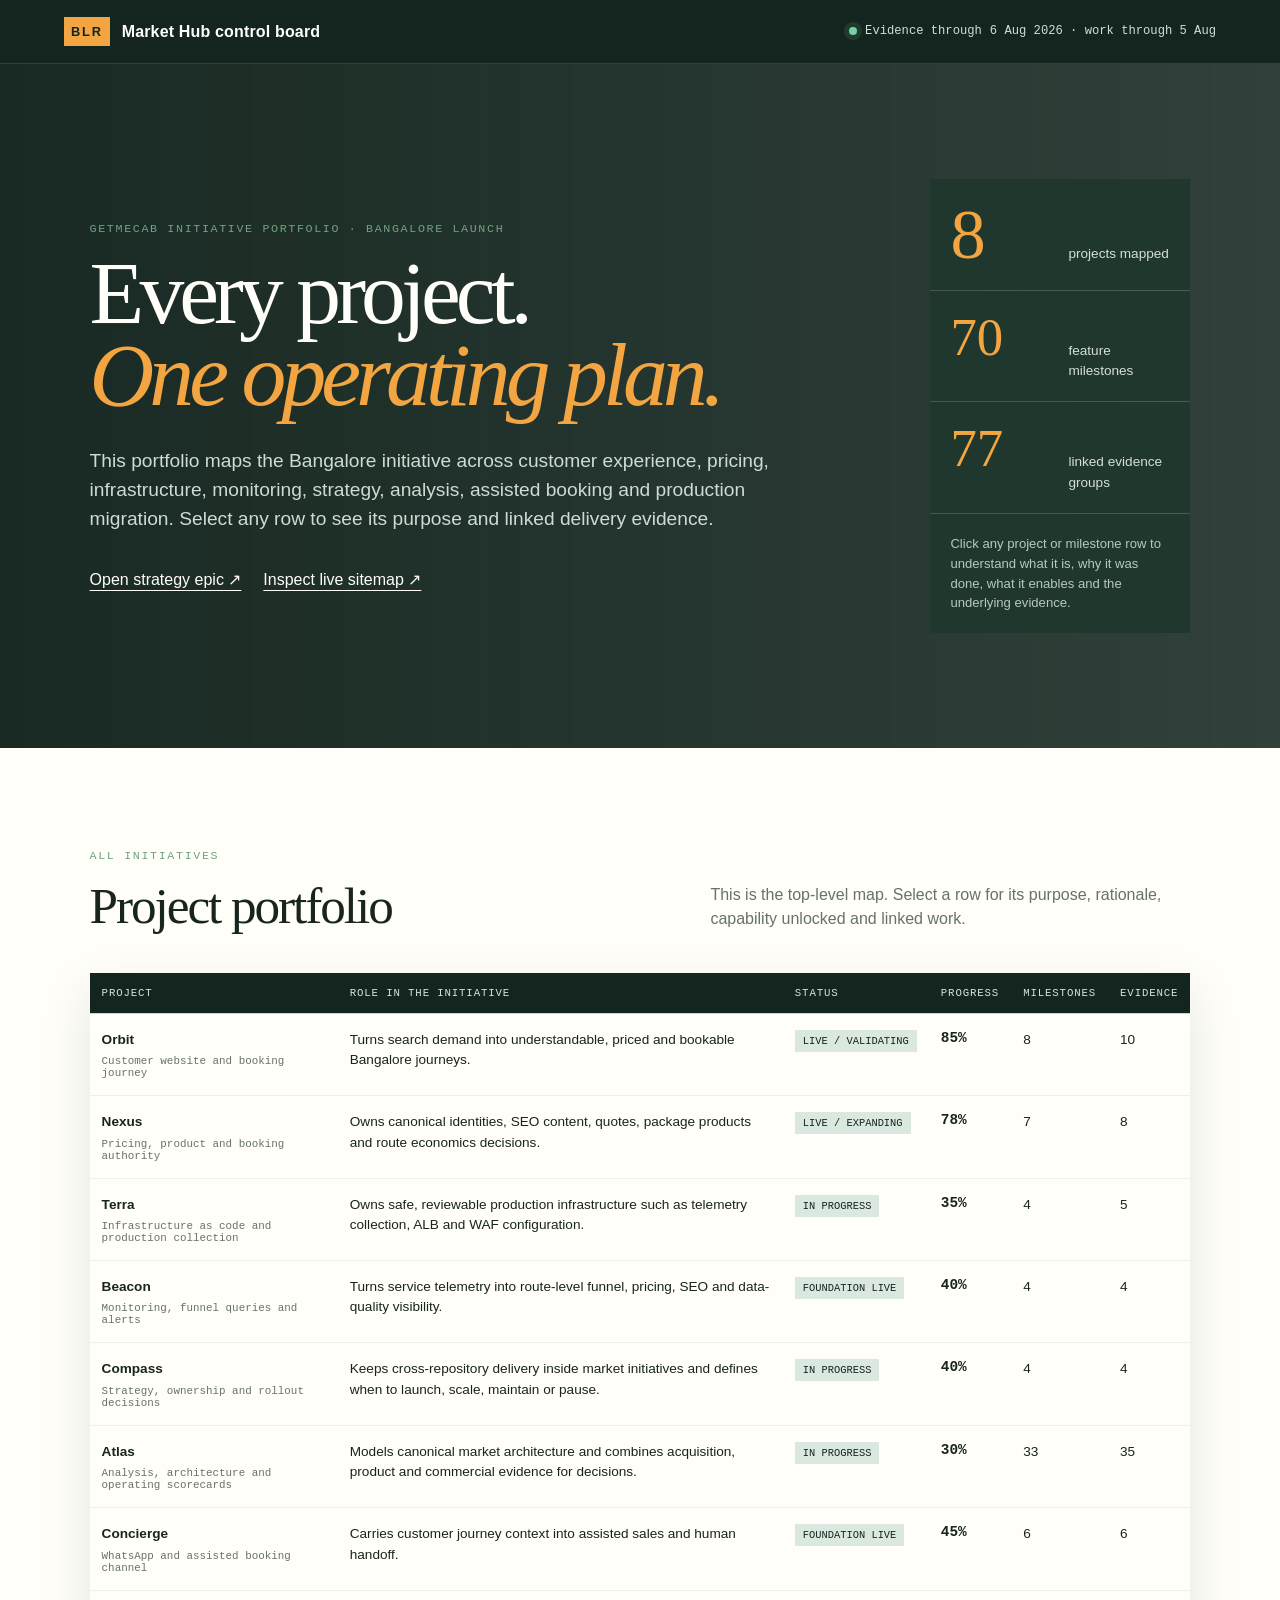
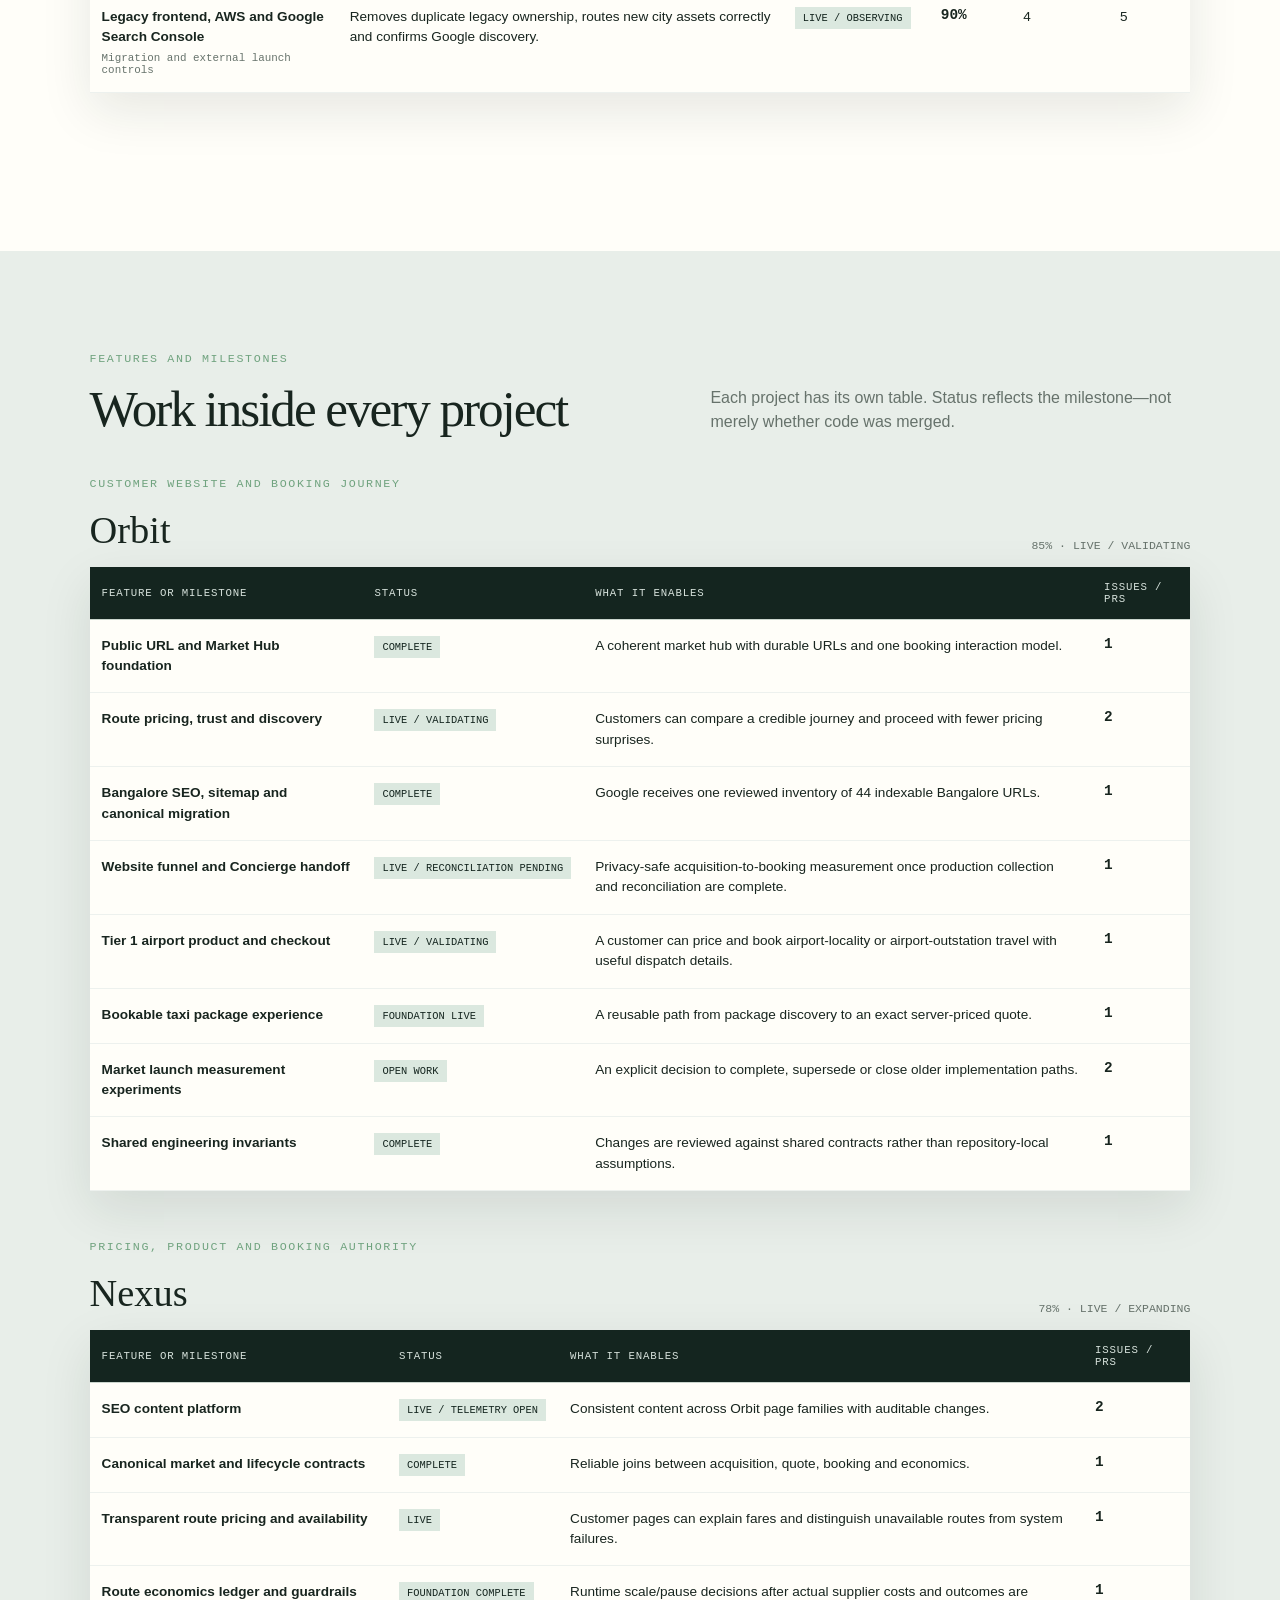
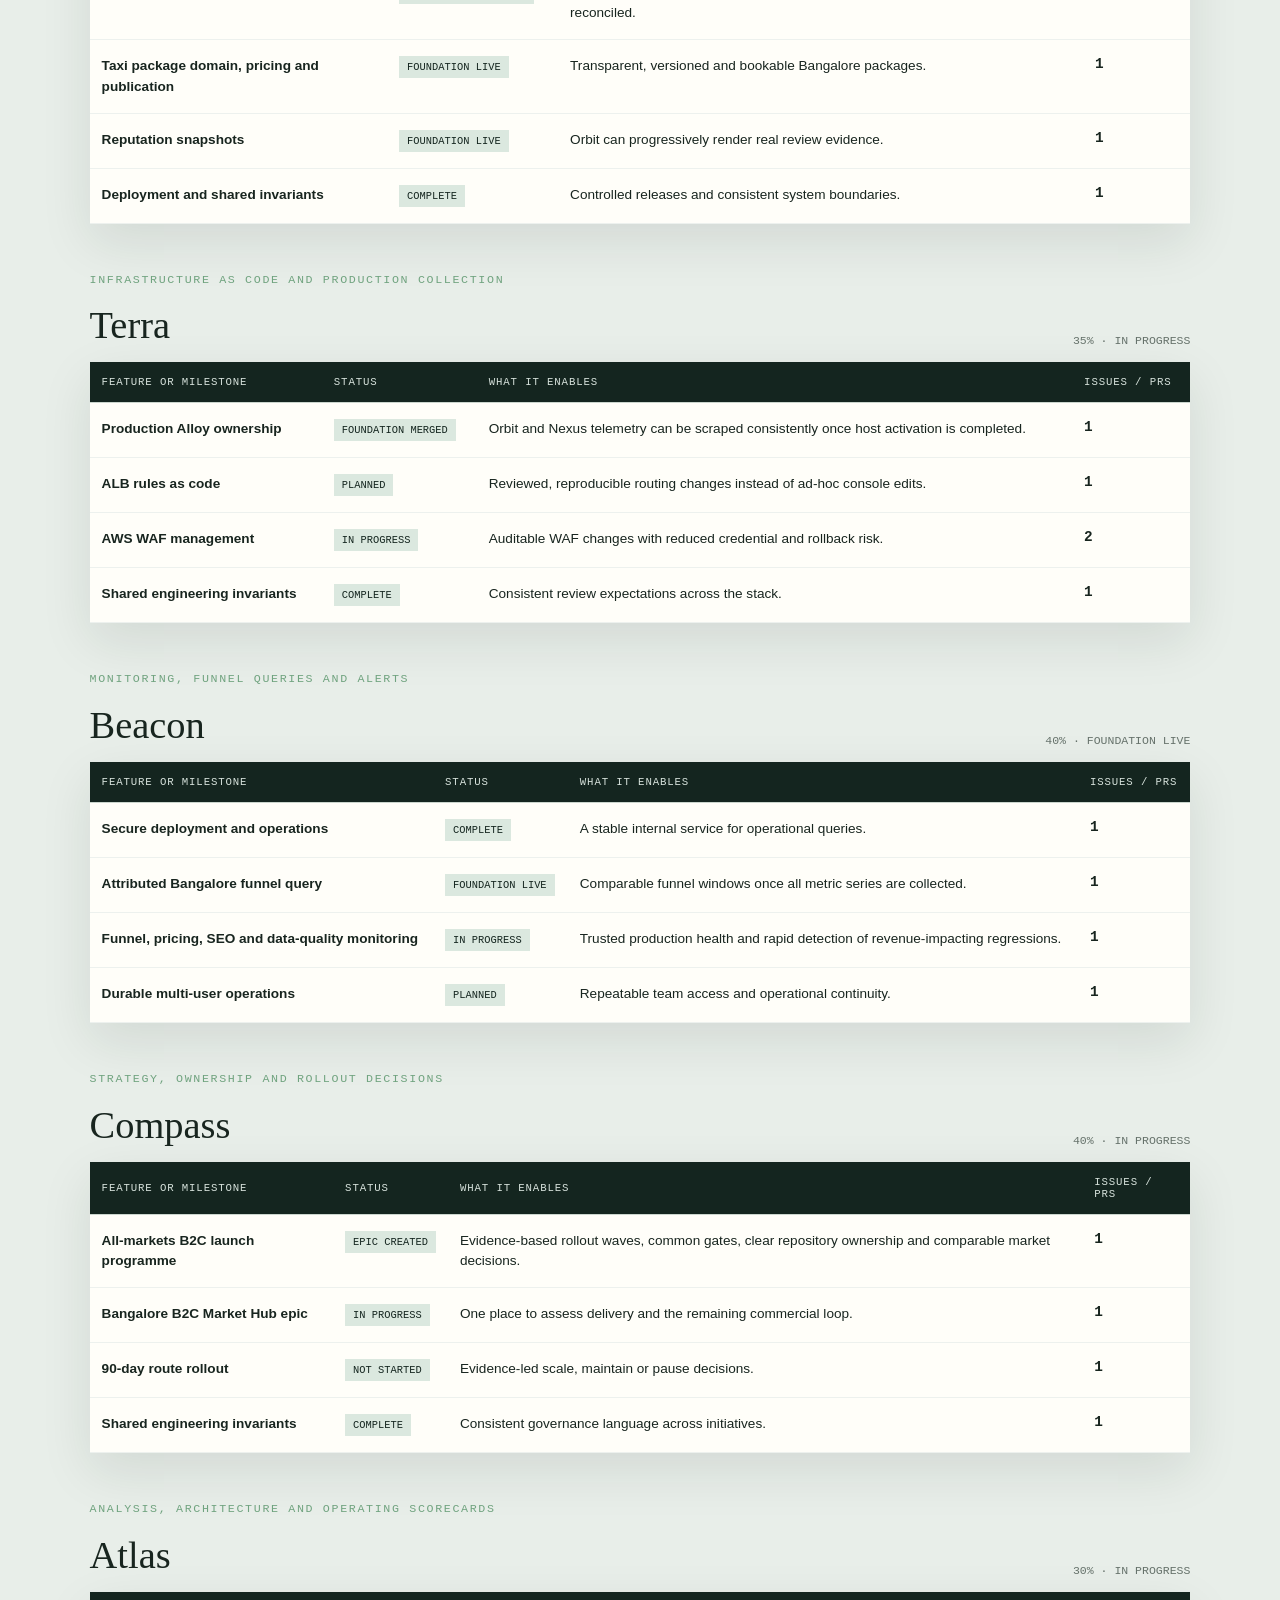
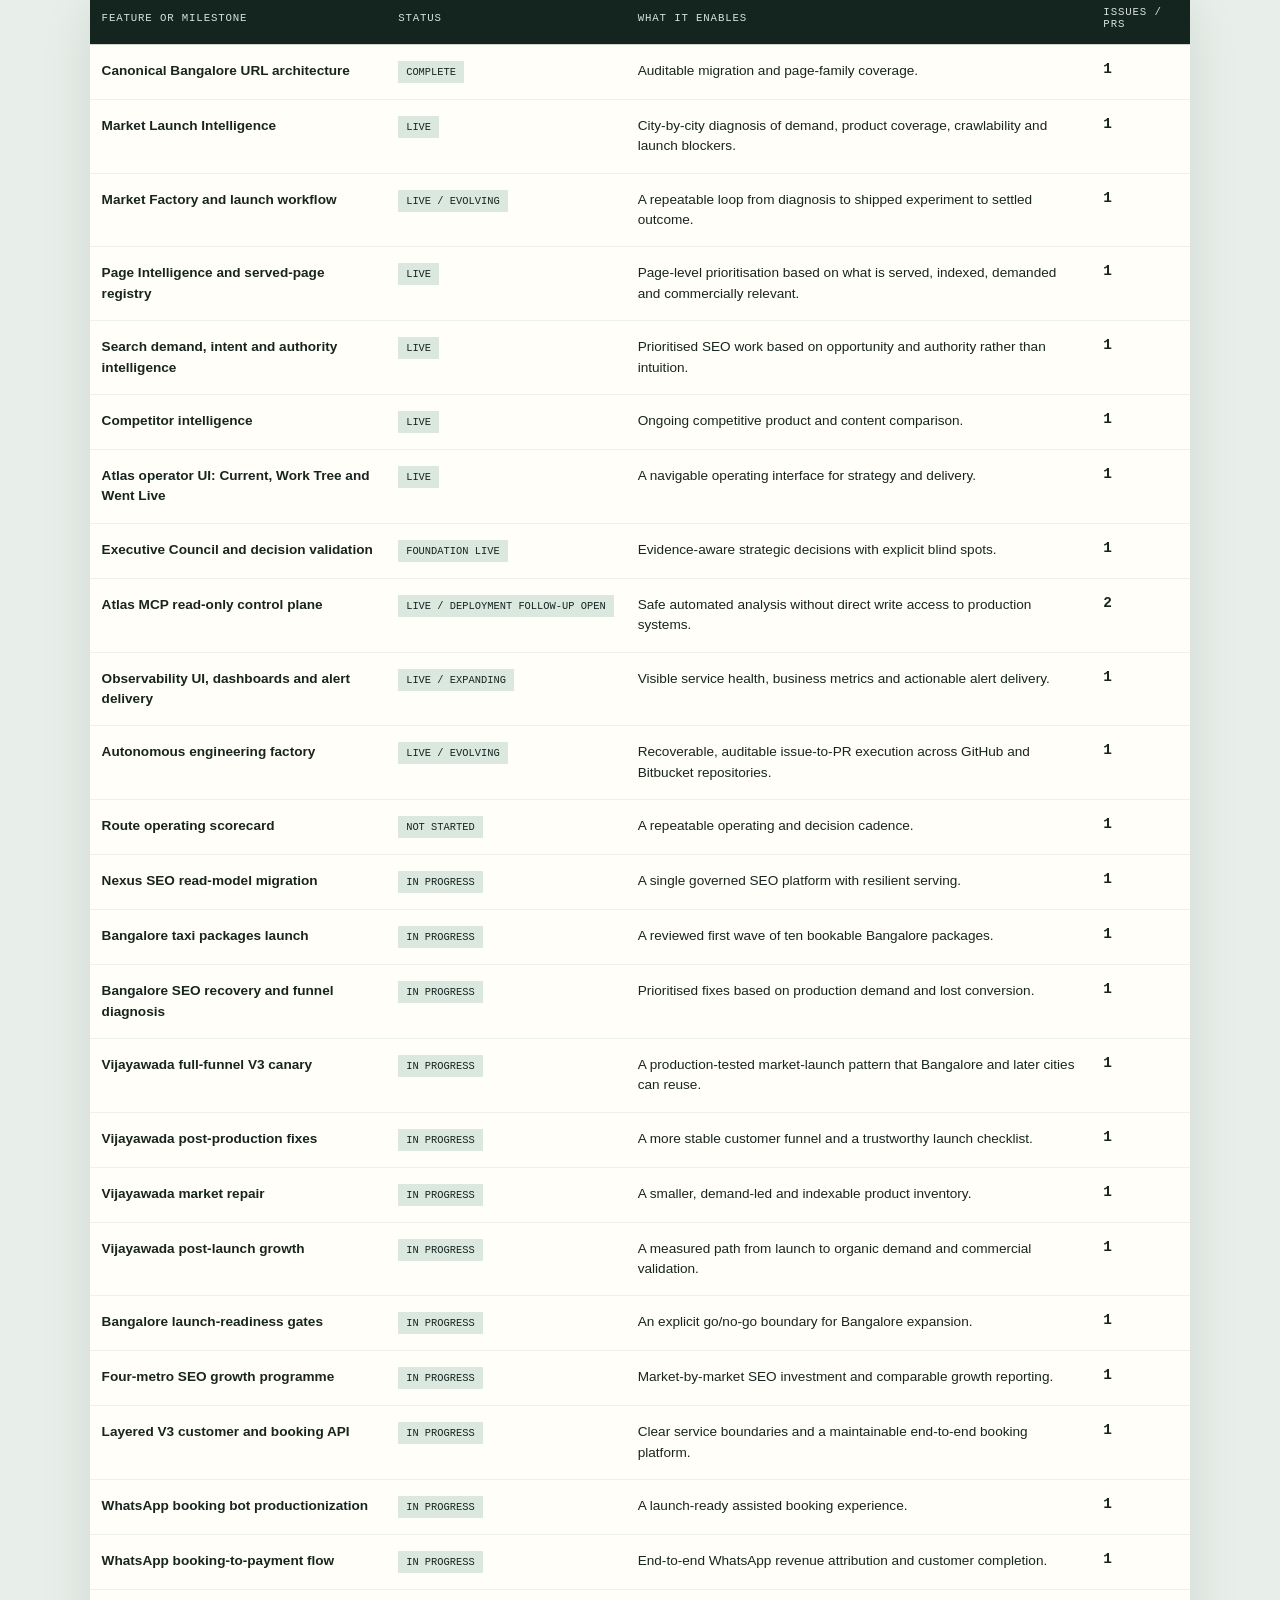
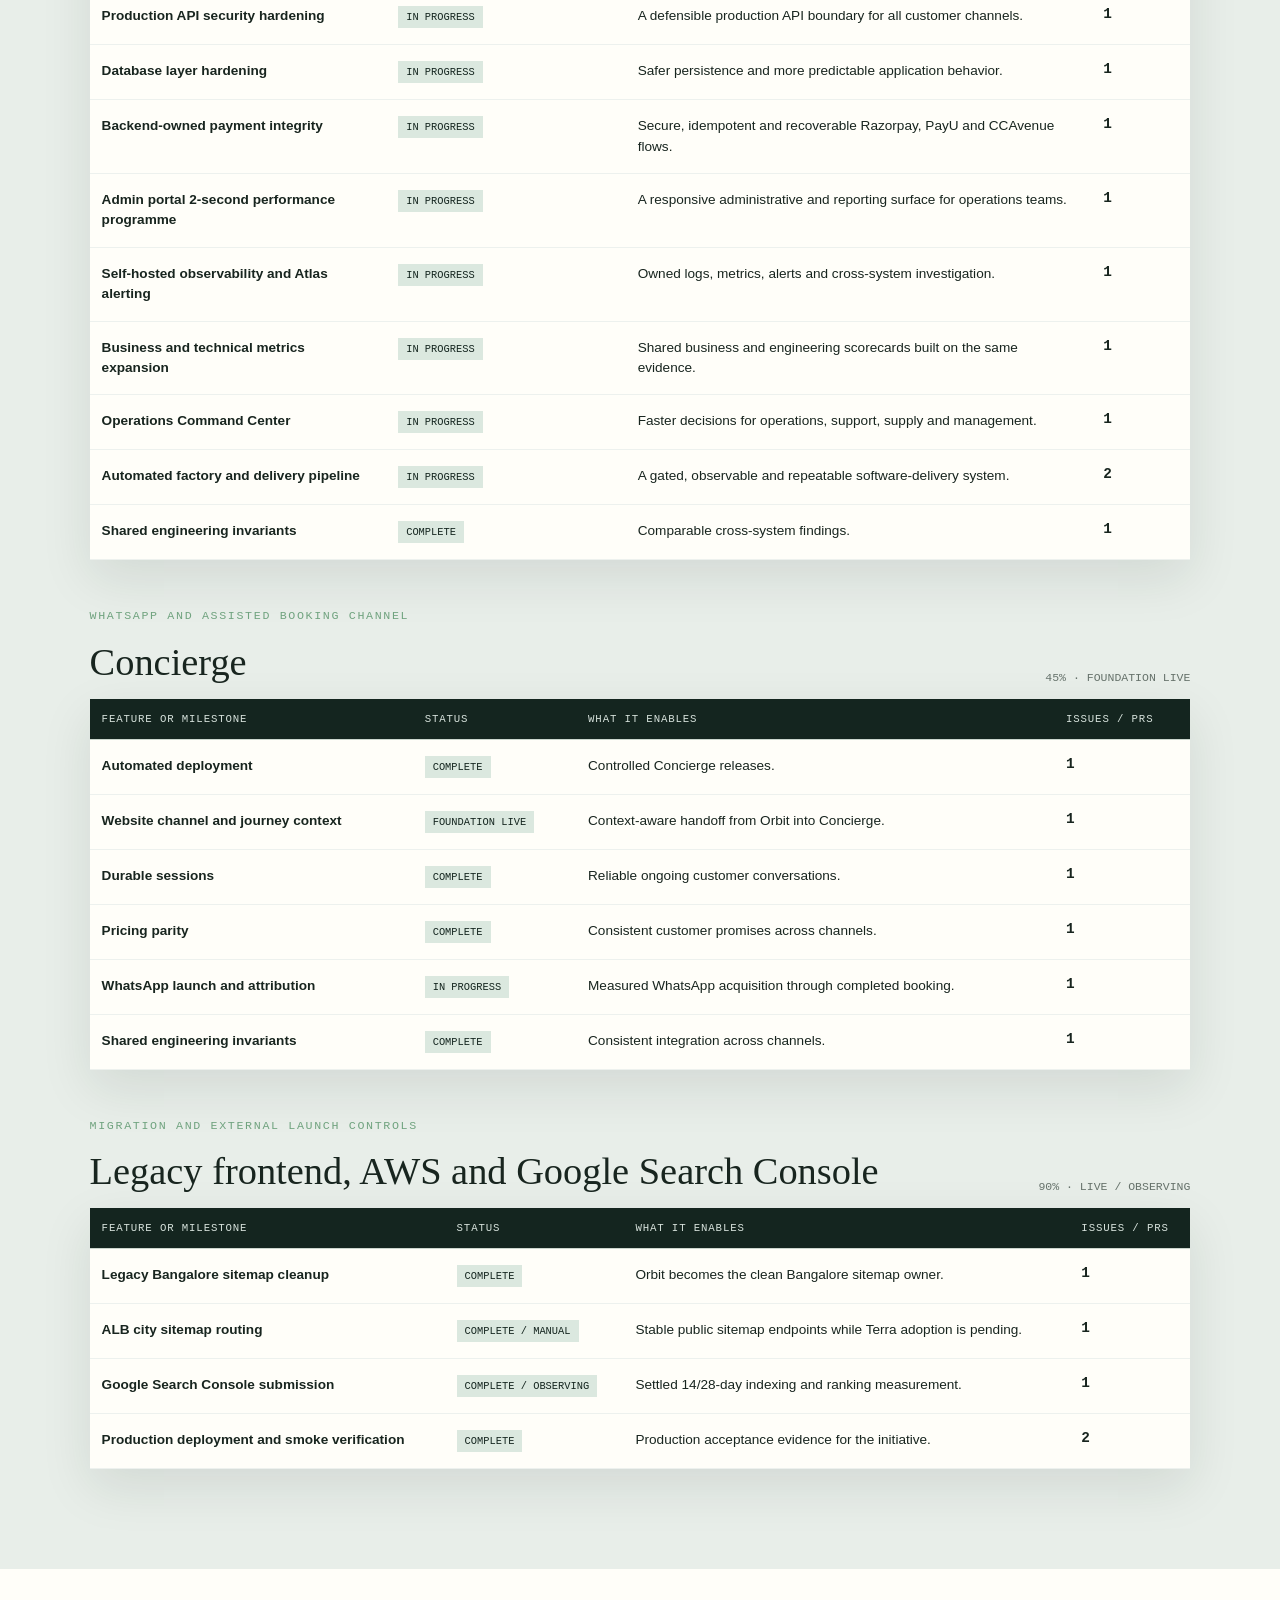
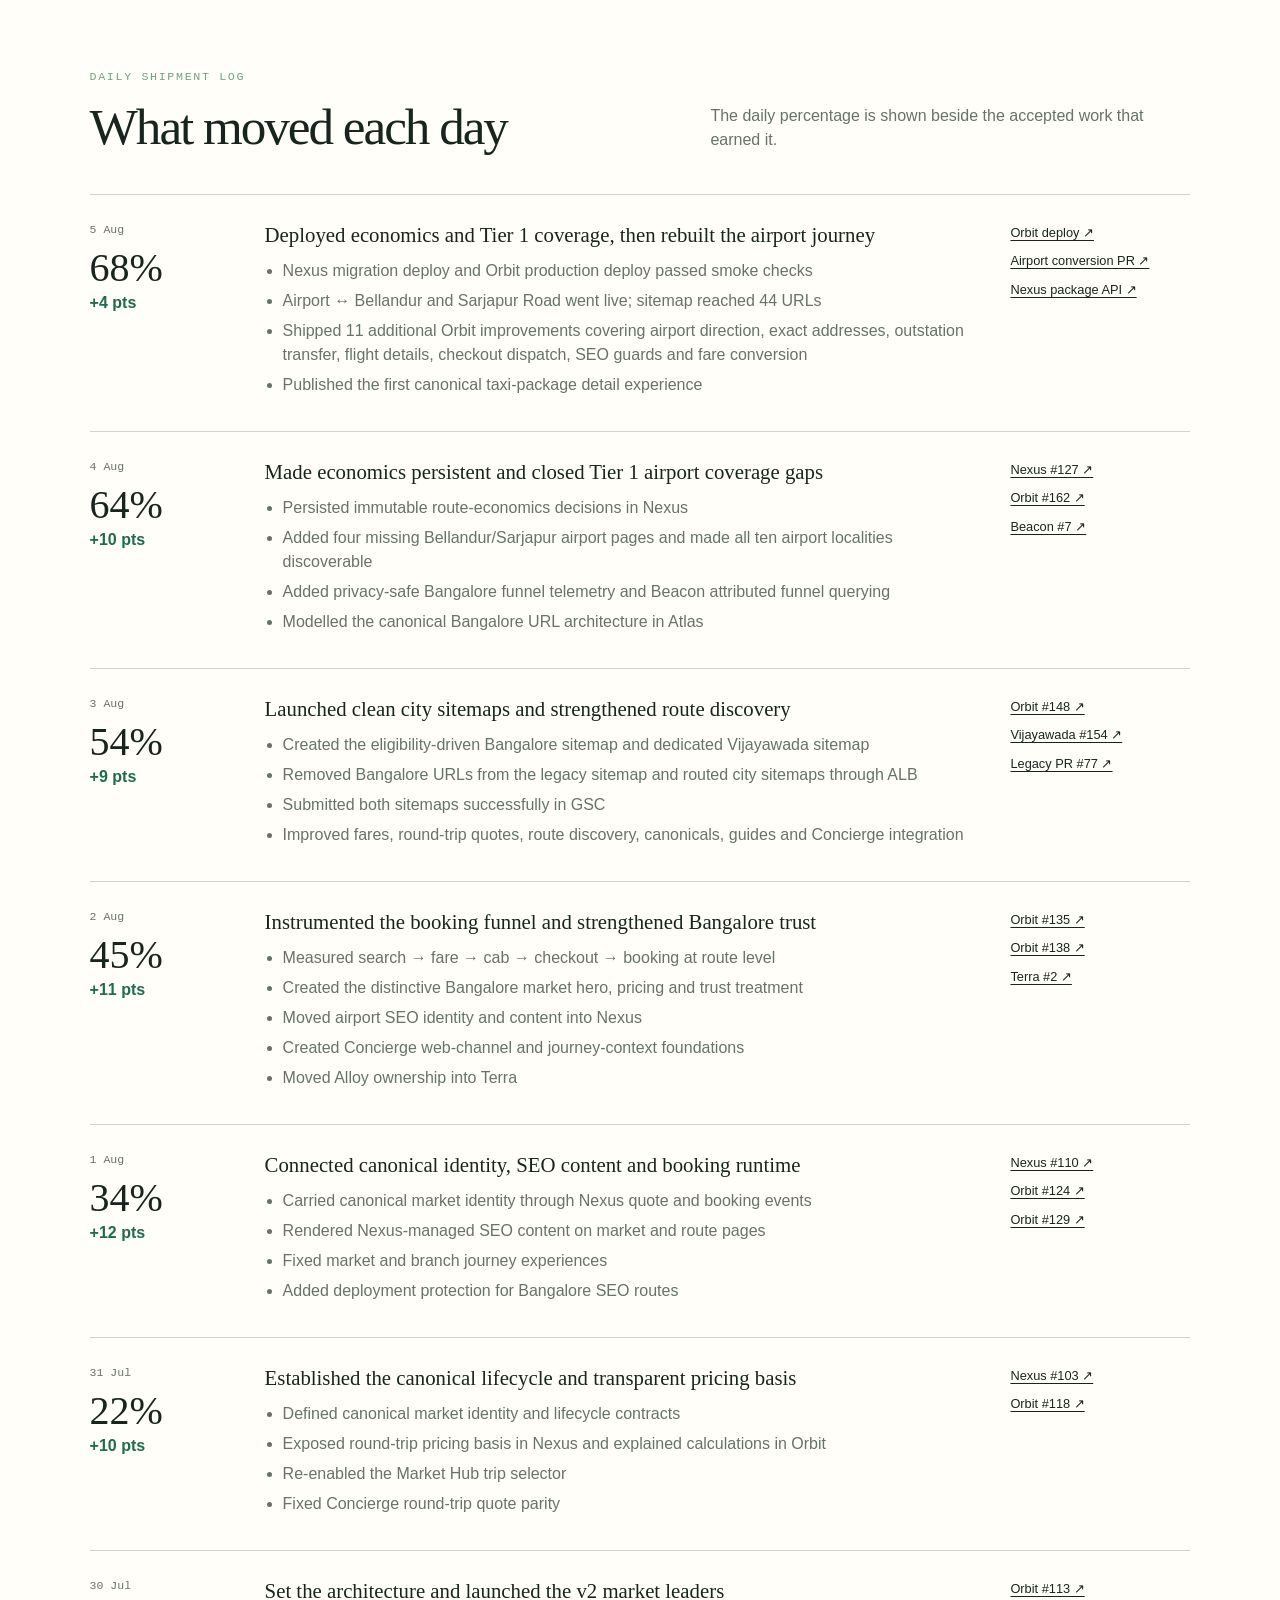
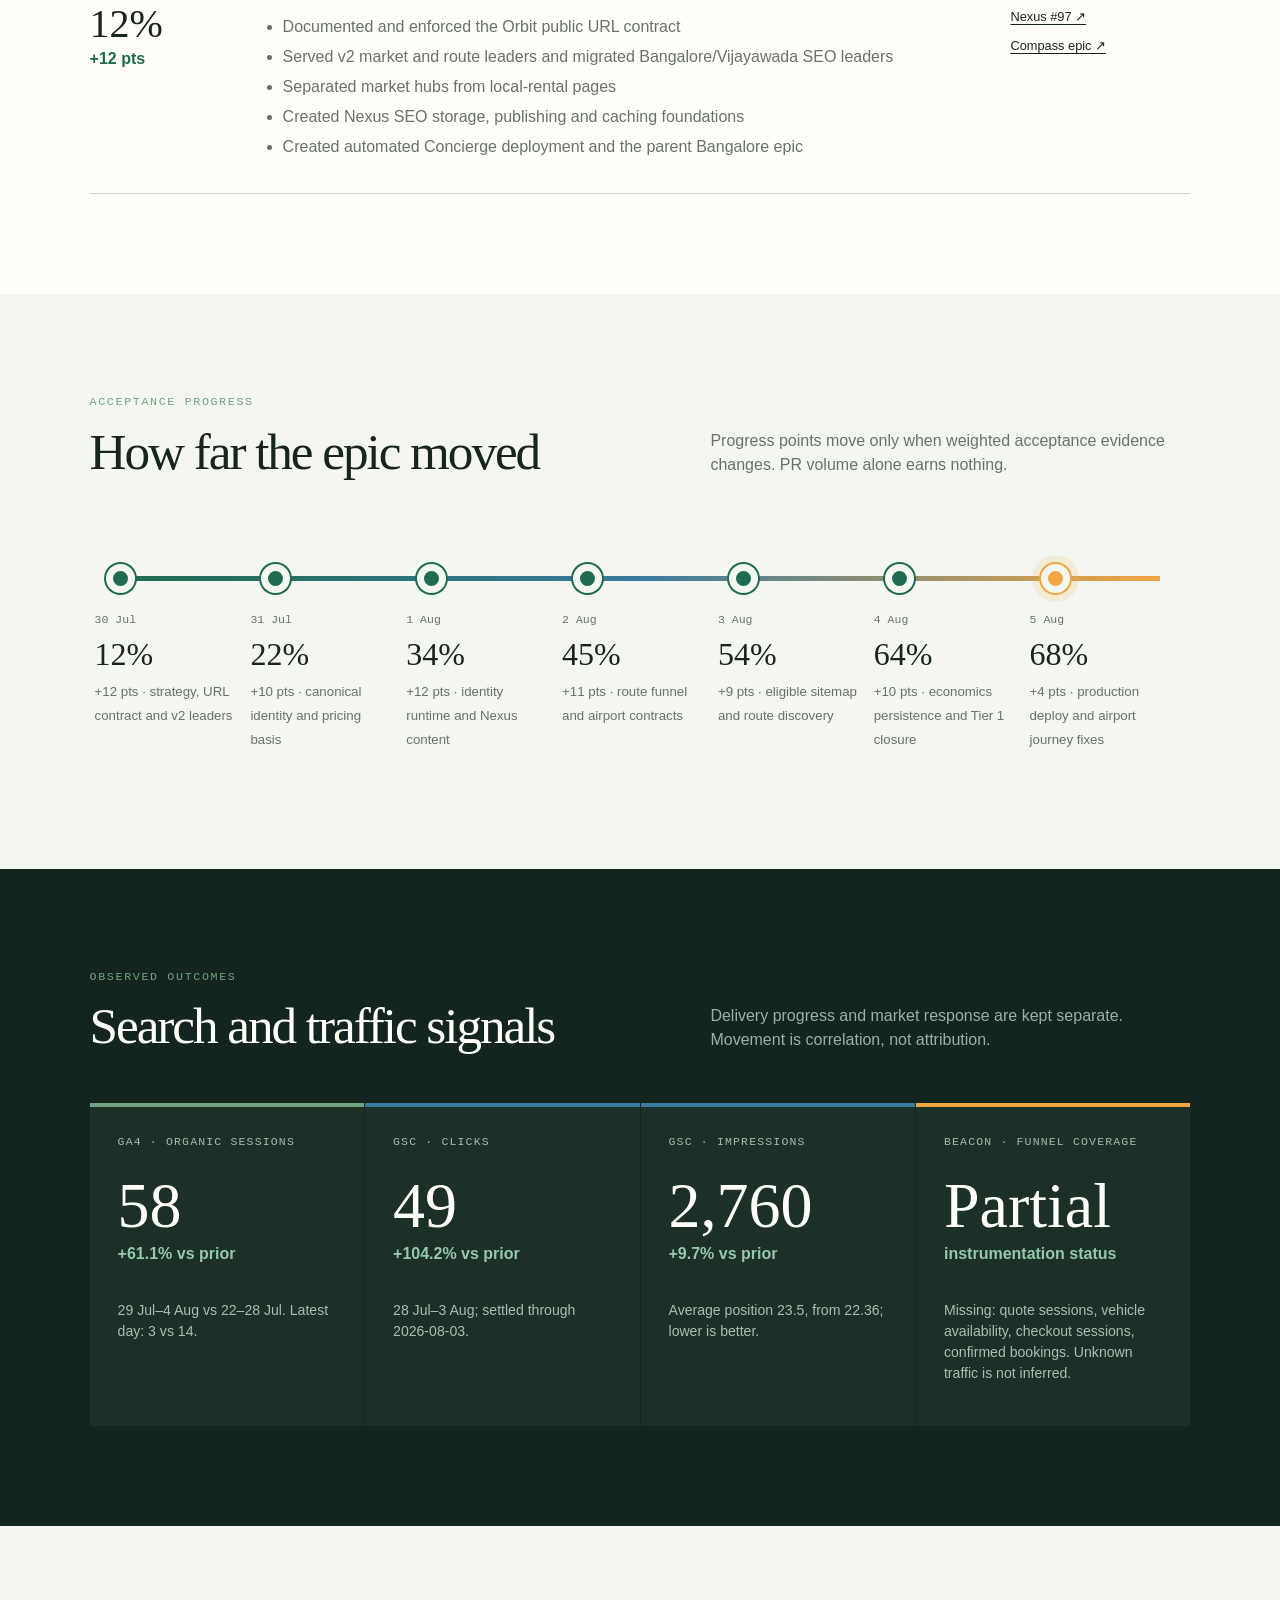
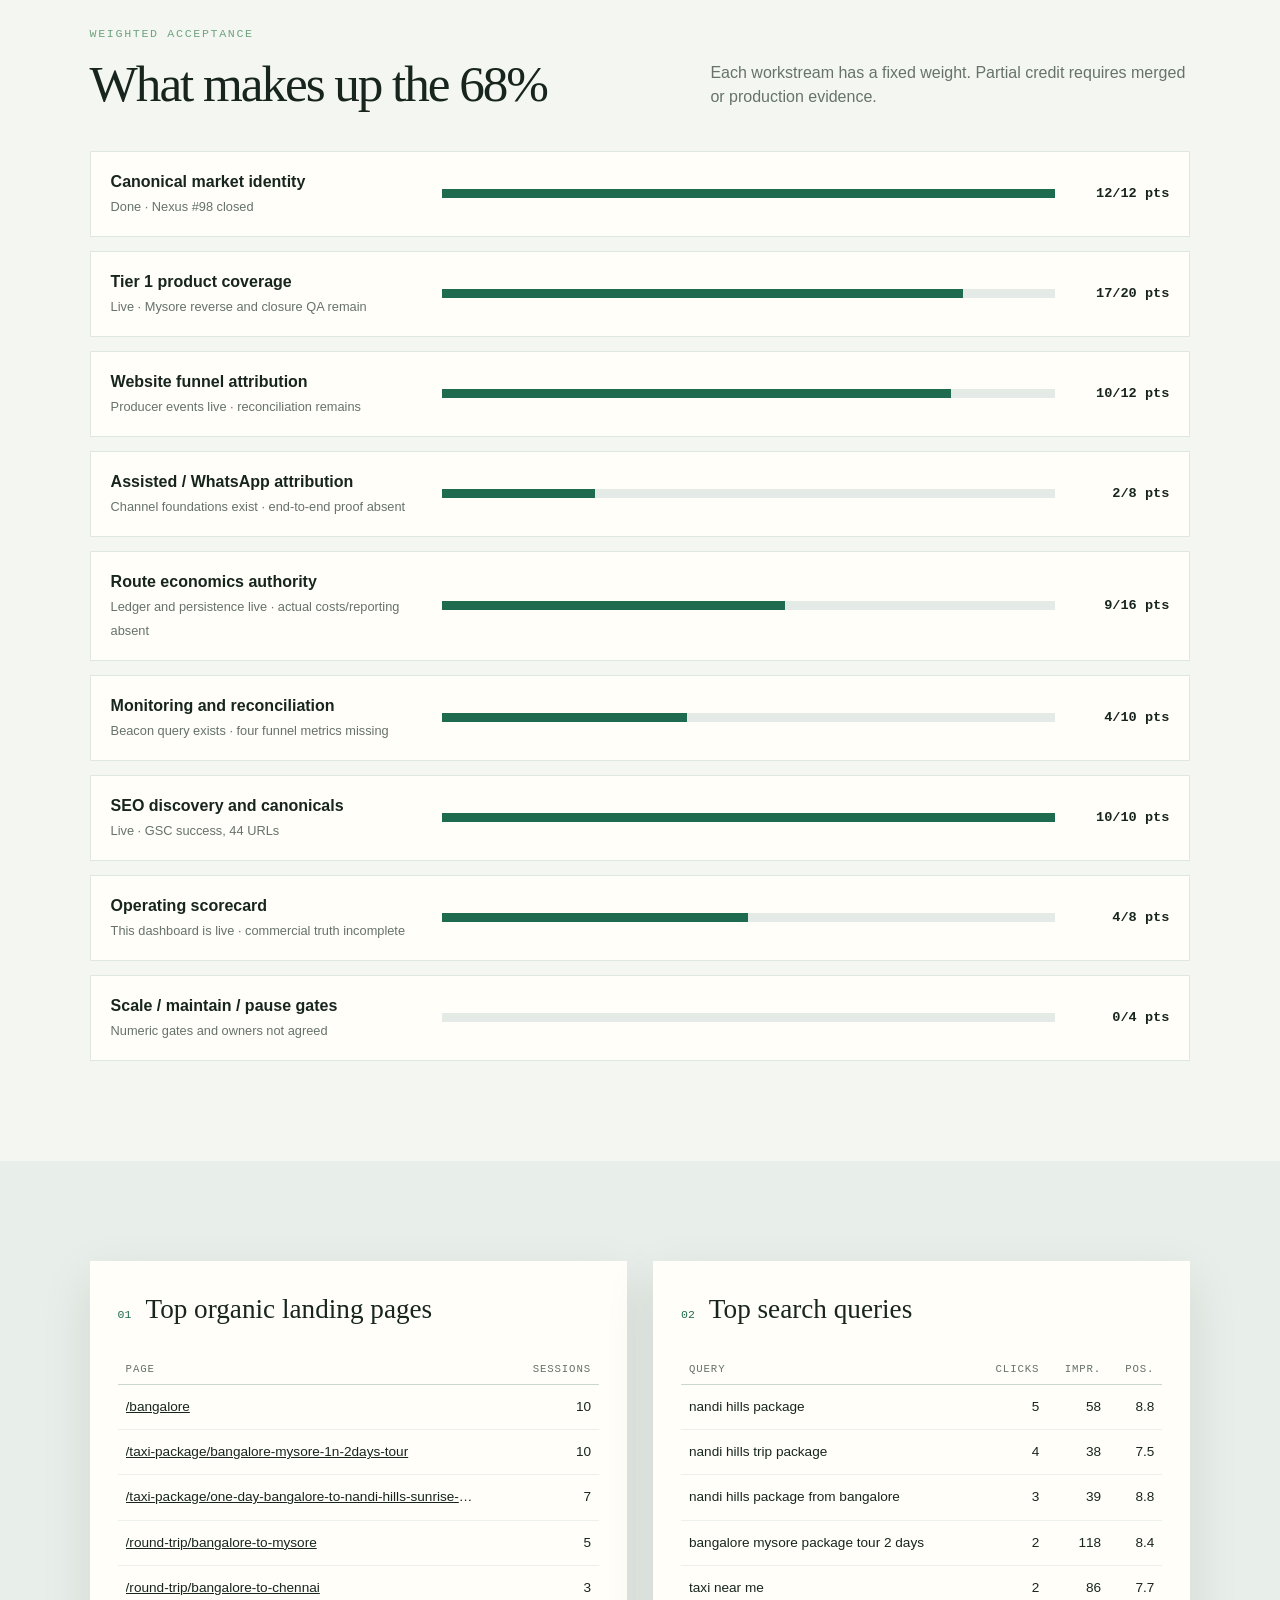
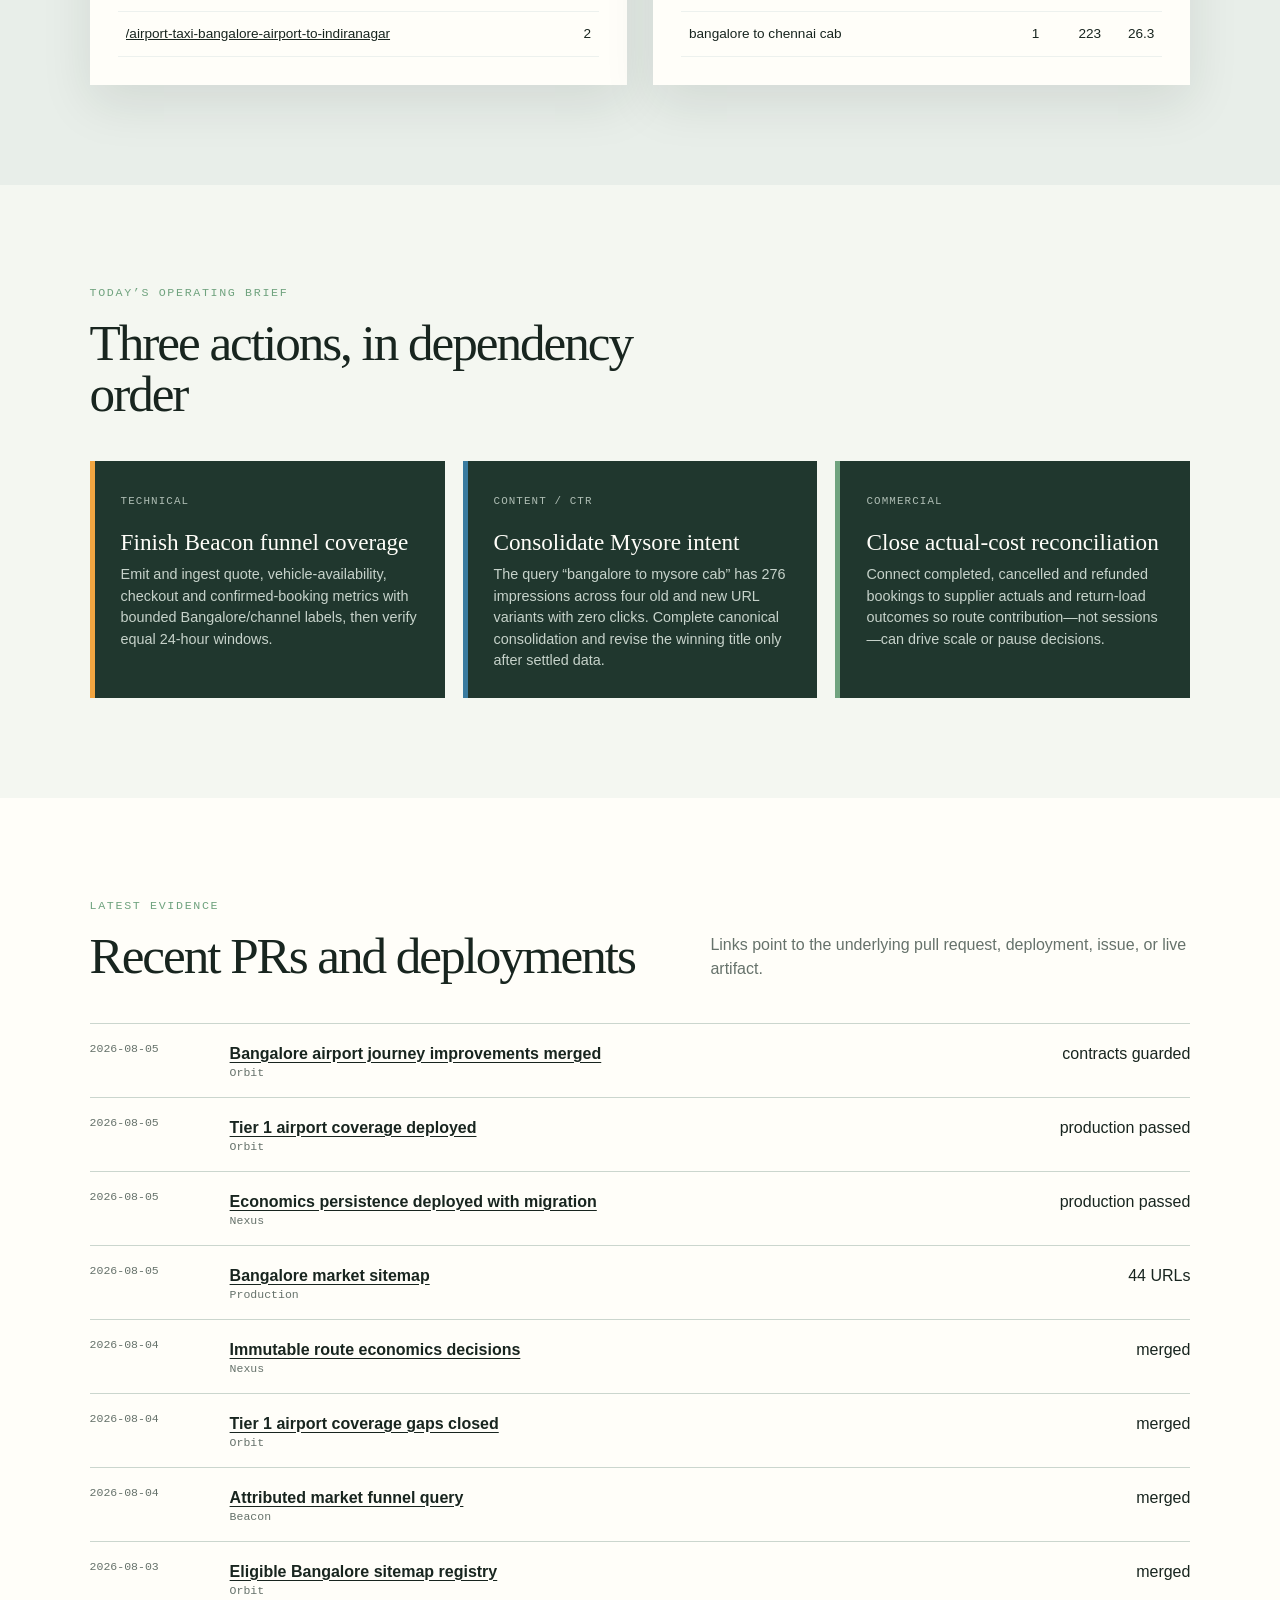
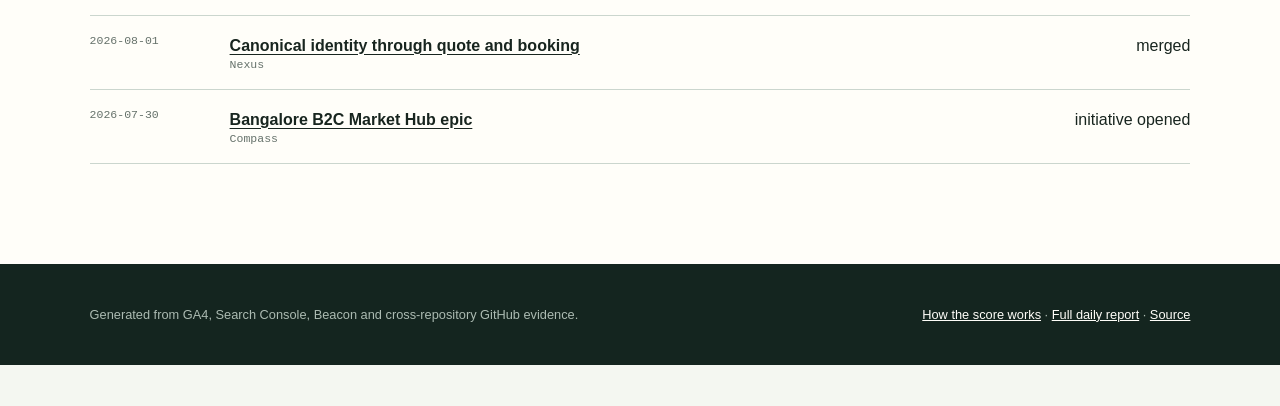
<file: index.html>
<!doctype html>
<html lang="en">
<head>
  <meta charset="utf-8">
  <meta name="viewport" content="width=device-width, initial-scale=1">
  <meta name="description" content="Daily evidence-led progress report for the GetMeCab Bangalore B2C Market Hub initiative.">
  <title>Bangalore Market Hub · Daily Control Board</title>
  <link rel="stylesheet" href="styles.css">
</head>
<body>
  <header class="masthead">
    <a class="brand" href="#top" aria-label="Bangalore control board home">
      <span class="brand-mark">BLR</span>
      <span>Market Hub control board</span>
    </a>
    <div class="as-of"><span class="pulse"></span> Evidence through <time id="asOf"></time></div>
  </header>

  <main id="top">
    <section class="hero">
      <div class="hero-copy">
        <p class="kicker">GetMeCab initiative portfolio · Bangalore launch</p>
        <h1>Every project.<br><em>One operating plan.</em></h1>
        <p id="verdict" class="verdict"></p>
        <div class="hero-links">
          <a href="https://github.com/GMC-GetMeCab/compass/issues/1">Open strategy epic ↗</a>
          <a href="https://www.getmecab.com/sitemap-bangalore.xml">Inspect live sitemap ↗</a>
        </div>
      </div>
      <div class="delivery-totals" aria-label="Portfolio totals">
        <div class="primary-status"><strong id="projectTotal">—</strong><span>projects mapped</span></div>
        <div><strong id="milestoneTotal">—</strong><span>feature milestones</span></div>
        <div><strong id="evidenceTotal">—</strong><span>linked evidence groups</span></div>
        <p>Click any project or milestone row to understand what it is, why it was done, what it enables and the underlying evidence.</p>
      </div>
    </section>

    <section class="portfolio-section" aria-labelledby="portfolio-title">
      <div class="section-head full">
        <div><p class="kicker">All initiatives</p><h2 id="portfolio-title">Project portfolio</h2></div>
        <p>This is the top-level map. Select a row for its purpose, rationale, capability unlocked and linked work.</p>
      </div>
      <div class="portfolio-table-wrap"><table class="portfolio-table master-table"><thead><tr><th>Project</th><th>Role in the initiative</th><th>Status</th><th>Progress</th><th>Milestones</th><th>Evidence</th></tr></thead><tbody id="masterProjectRows"></tbody></table></div>
    </section>

    <section class="milestones-section" aria-labelledby="milestones-title">
      <div class="section-head full">
        <div><p class="kicker">Features and milestones</p><h2 id="milestones-title">Work inside every project</h2></div>
        <p>Each project has its own table. Status reflects the milestone—not merely whether code was merged.</p>
      </div>
      <div id="projectMilestoneTables" class="project-milestone-tables"></div>
    </section>

    <dialog id="detailDialog" class="detail-dialog"><button class="dialog-close" type="button" aria-label="Close details">×</button><div id="dialogContent"></div></dialog>

    <section class="daily-work-section" aria-labelledby="daily-work-title">
      <div class="section-head full">
        <div><p class="kicker">Daily shipment log</p><h2 id="daily-work-title">What moved each day</h2></div>
        <p>The daily percentage is shown beside the accepted work that earned it.</p>
      </div>
      <div id="dailyWork" class="daily-work"></div>
    </section>

    <section class="rail-section" aria-labelledby="journey-title">
      <div class="section-head">
        <div><p class="kicker">Acceptance progress</p><h2 id="journey-title">How far the epic moved</h2></div>
        <p>Progress points move only when weighted acceptance evidence changes. PR volume alone earns nothing.</p>
      </div>
      <div id="progressRail" class="progress-rail"></div>
    </section>

    <section class="signal-grid" aria-labelledby="signals-title">
      <div class="section-head full">
        <div><p class="kicker">Observed outcomes</p><h2 id="signals-title">Search and traffic signals</h2></div>
        <p>Delivery progress and market response are kept separate. Movement is correlation, not attribution.</p>
      </div>
      <article class="signal-card signal-ga">
        <div class="signal-label">GA4 · organic sessions</div>
        <strong id="gaSessions">—</strong>
        <span id="gaSessionsDelta"></span>
        <p id="gaWindow"></p>
      </article>
      <article class="signal-card signal-gsc">
        <div class="signal-label">GSC · clicks</div>
        <strong id="gscClicks">—</strong>
        <span id="gscClicksDelta"></span>
        <p id="gscWindow"></p>
      </article>
      <article class="signal-card signal-gsc">
        <div class="signal-label">GSC · impressions</div>
        <strong id="gscImpressions">—</strong>
        <span id="gscImpressionsDelta"></span>
        <p id="gscPosition"></p>
      </article>
      <article class="signal-card signal-warning">
        <div class="signal-label">Beacon · funnel coverage</div>
        <strong id="beaconCoverage">—</strong>
        <span>instrumentation status</span>
        <p id="beaconMissing"></p>
      </article>
    </section>

    <section class="scorecard" aria-labelledby="score-title">
      <div class="section-head full">
        <div><p class="kicker">Weighted acceptance</p><h2 id="score-title">What makes up the 68%</h2></div>
        <p>Each workstream has a fixed weight. Partial credit requires merged or production evidence.</p>
      </div>
      <div id="workstreams" class="workstreams"></div>
    </section>

    <section class="two-column">
      <article class="panel">
        <div class="panel-title"><span>01</span><h2>Top organic landing pages</h2></div>
        <div class="table-wrap"><table><thead><tr><th>Page</th><th>Sessions</th></tr></thead><tbody id="landingPages"></tbody></table></div>
      </article>
      <article class="panel">
        <div class="panel-title"><span>02</span><h2>Top search queries</h2></div>
        <div class="table-wrap"><table><thead><tr><th>Query</th><th>Clicks</th><th>Impr.</th><th>Pos.</th></tr></thead><tbody id="queries"></tbody></table></div>
      </article>
    </section>

    <section class="action-section">
      <div class="section-head full">
        <div><p class="kicker">Today’s operating brief</p><h2>Three actions, in dependency order</h2></div>
      </div>
      <div id="actions" class="actions"></div>
    </section>

    <section class="evidence-section">
      <div class="section-head full">
        <div><p class="kicker">Latest evidence</p><h2>Recent PRs and deployments</h2></div>
        <p>Links point to the underlying pull request, deployment, issue, or live artifact.</p>
      </div>
      <div id="evidence" class="evidence-list"></div>
    </section>
  </main>

  <footer>
    <p>Generated from GA4, Search Console, Beacon and cross-repository GitHub evidence.</p>
    <p><a href="methodology.html">How the score works</a> · <a href="reports/2026-08-05.html">Full daily report</a> · <a href="https://github.com/GMC-GetMeCab/bangalore-strategy-dashboard">Source</a></p>
  </footer>
  <script src="app.js" defer></script>
</body>
</html>
</file>
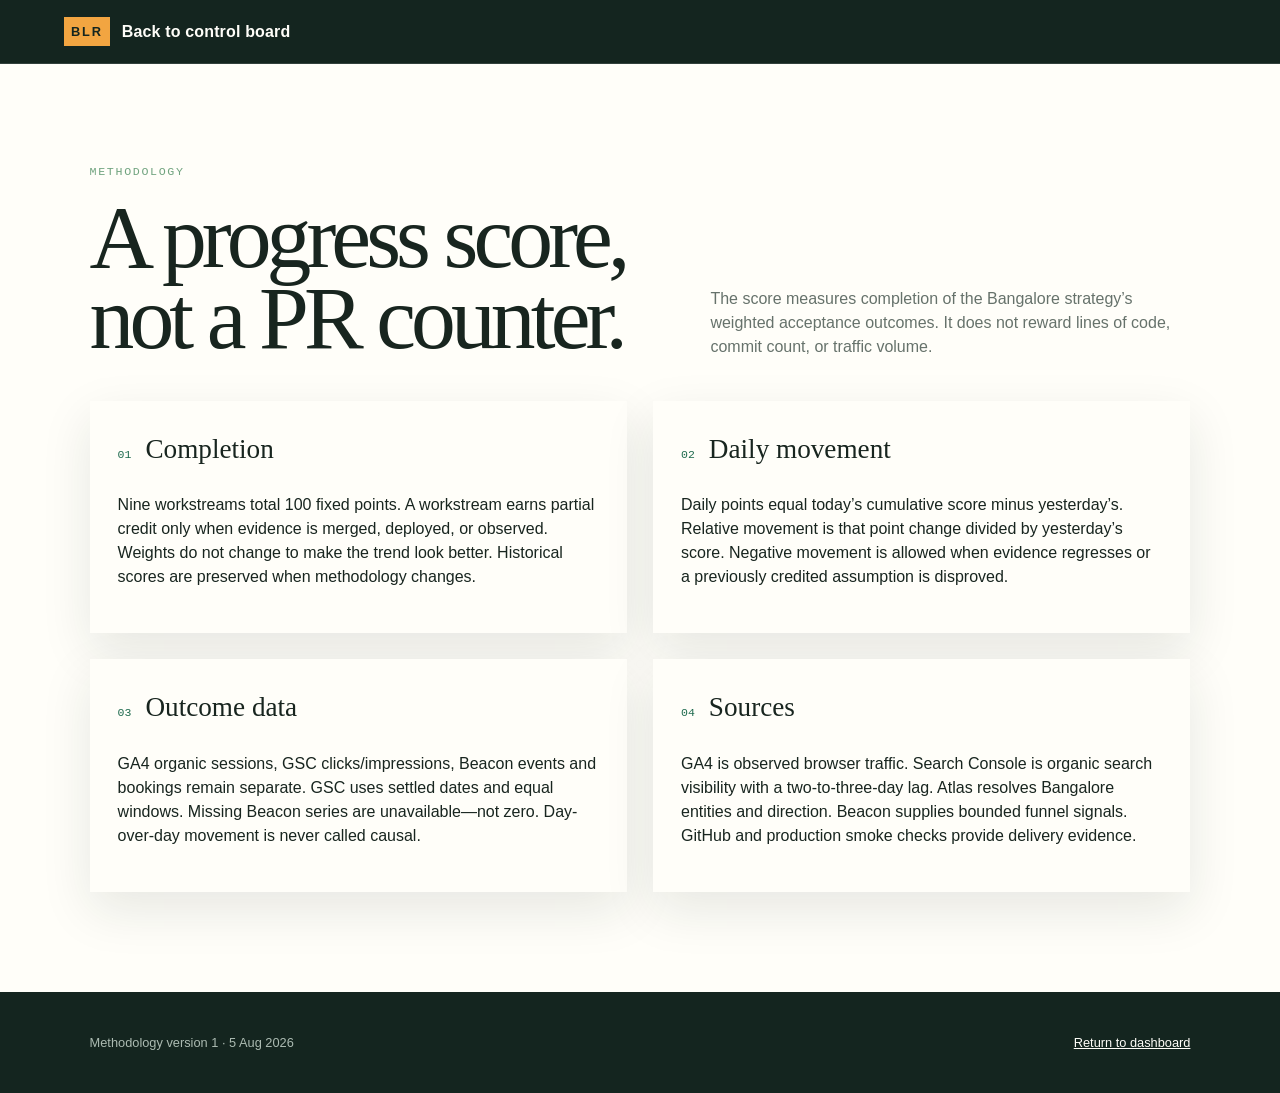
<file: methodology.html>
<!doctype html><html lang="en"><head><meta charset="utf-8"><meta name="viewport" content="width=device-width,initial-scale=1"><title>Scoring methodology · Bangalore control board</title><link rel="stylesheet" href="styles.css"></head><body><header class="masthead"><a class="brand" href="index.html"><span class="brand-mark">BLR</span><span>Back to control board</span></a></header><main class="evidence-section"><div class="section-head"><div><p class="kicker">Methodology</p><h1 style="color:var(--ink);font-size:clamp(3rem,7vw,6rem)">A progress score,<br>not a PR counter.</h1></div><p>The score measures completion of the Bangalore strategy’s weighted acceptance outcomes. It does not reward lines of code, commit count, or traffic volume.</p></div><div class="two-column" style="padding:0;background:transparent"><article class="panel"><div class="panel-title"><span>01</span><h2>Completion</h2></div><p>Nine workstreams total 100 fixed points. A workstream earns partial credit only when evidence is merged, deployed, or observed. Weights do not change to make the trend look better. Historical scores are preserved when methodology changes.</p></article><article class="panel"><div class="panel-title"><span>02</span><h2>Daily movement</h2></div><p>Daily points equal today’s cumulative score minus yesterday’s. Relative movement is that point change divided by yesterday’s score. Negative movement is allowed when evidence regresses or a previously credited assumption is disproved.</p></article><article class="panel"><div class="panel-title"><span>03</span><h2>Outcome data</h2></div><p>GA4 organic sessions, GSC clicks/impressions, Beacon events and bookings remain separate. GSC uses settled dates and equal windows. Missing Beacon series are unavailable—not zero. Day-over-day movement is never called causal.</p></article><article class="panel"><div class="panel-title"><span>04</span><h2>Sources</h2></div><p>GA4 is observed browser traffic. Search Console is organic search visibility with a two-to-three-day lag. Atlas resolves Bangalore entities and direction. Beacon supplies bounded funnel signals. GitHub and production smoke checks provide delivery evidence.</p></article></div></main><footer><p>Methodology version 1 · 5 Aug 2026</p><p><a href="index.html">Return to dashboard</a></p></footer></body></html>
</file>
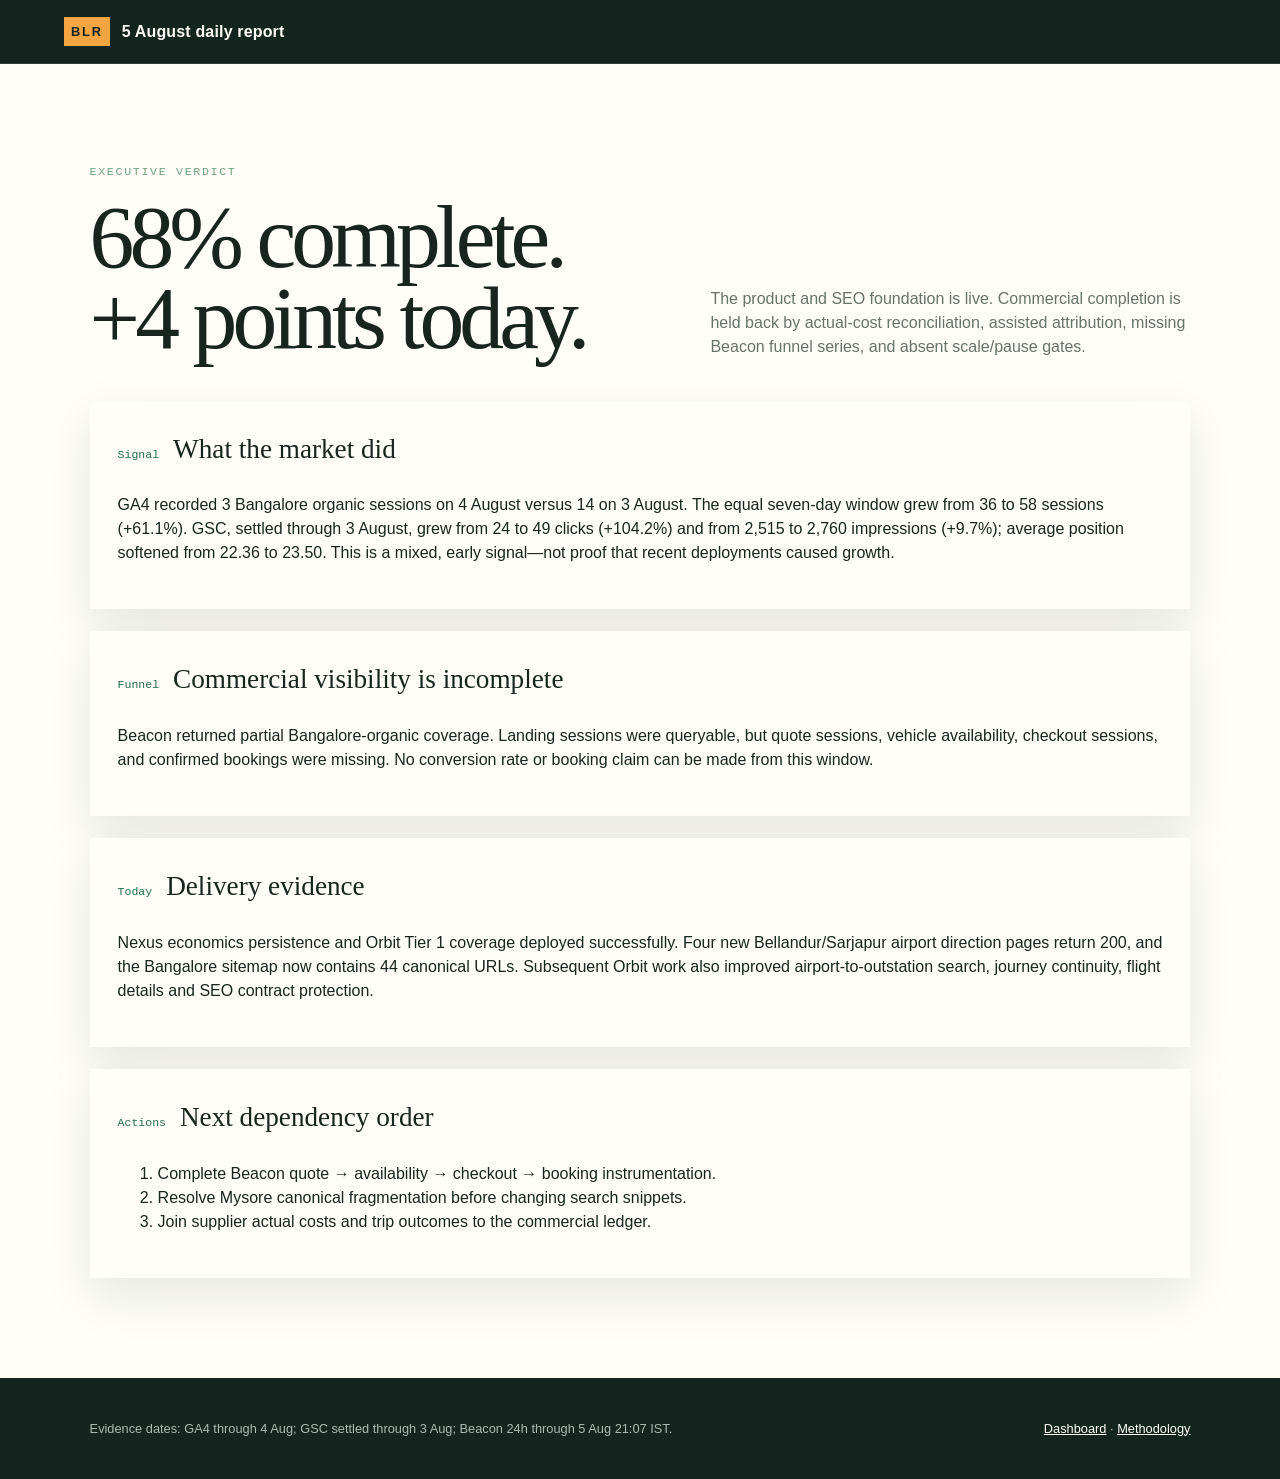
<file: reports/2026-08-05.html>
<!doctype html><html lang="en"><head><meta charset="utf-8"><meta name="viewport" content="width=device-width,initial-scale=1"><title>Daily report · 5 August 2026</title><link rel="stylesheet" href="../styles.css"></head><body><header class="masthead"><a class="brand" href="../index.html"><span class="brand-mark">BLR</span><span>5 August daily report</span></a></header><main class="evidence-section"><div class="section-head"><div><p class="kicker">Executive verdict</p><h1 style="color:var(--ink);font-size:clamp(3rem,7vw,6rem)">68% complete.<br>+4 points today.</h1></div><p>The product and SEO foundation is live. Commercial completion is held back by actual-cost reconciliation, assisted attribution, missing Beacon funnel series, and absent scale/pause gates.</p></div><section class="panel"><div class="panel-title"><span>Signal</span><h2>What the market did</h2></div><p>GA4 recorded 3 Bangalore organic sessions on 4 August versus 14 on 3 August. The equal seven-day window grew from 36 to 58 sessions (+61.1%). GSC, settled through 3 August, grew from 24 to 49 clicks (+104.2%) and from 2,515 to 2,760 impressions (+9.7%); average position softened from 22.36 to 23.50. This is a mixed, early signal—not proof that recent deployments caused growth.</p></section><section class="panel" style="margin-top:22px"><div class="panel-title"><span>Funnel</span><h2>Commercial visibility is incomplete</h2></div><p>Beacon returned partial Bangalore-organic coverage. Landing sessions were queryable, but quote sessions, vehicle availability, checkout sessions, and confirmed bookings were missing. No conversion rate or booking claim can be made from this window.</p></section><section class="panel" style="margin-top:22px"><div class="panel-title"><span>Today</span><h2>Delivery evidence</h2></div><p>Nexus economics persistence and Orbit Tier 1 coverage deployed successfully. Four new Bellandur/Sarjapur airport direction pages return 200, and the Bangalore sitemap now contains 44 canonical URLs. Subsequent Orbit work also improved airport-to-outstation search, journey continuity, flight details and SEO contract protection.</p></section><section class="panel" style="margin-top:22px"><div class="panel-title"><span>Actions</span><h2>Next dependency order</h2></div><ol><li>Complete Beacon quote → availability → checkout → booking instrumentation.</li><li>Resolve Mysore canonical fragmentation before changing search snippets.</li><li>Join supplier actual costs and trip outcomes to the commercial ledger.</li></ol></section></main><footer><p>Evidence dates: GA4 through 4 Aug; GSC settled through 3 Aug; Beacon 24h through 5 Aug 21:07 IST.</p><p><a href="../index.html">Dashboard</a> · <a href="../methodology.html">Methodology</a></p></footer></body></html>
</file>
<file: styles.css>
:root {
  --asphalt: #14251f;
  --asphalt-2: #20372e;
  --garden: #1f6b4f;
  --leaf: #70a37f;
  --airport: #f2a541;
  --lake: #397b9f;
  --paper: #f4f7f1;
  --white: #fffef9;
  --ink: #18251f;
  --muted: #66726b;
  --line: #cbd6ce;
  --danger: #a44a3f;
  --shadow: 0 18px 48px rgba(20, 37, 31, .10);
}

* { box-sizing: border-box; }
html { scroll-behavior: smooth; }
body {
  margin: 0;
  color: var(--ink);
  background: var(--paper);
  font-family: "Aptos", "Segoe UI", sans-serif;
  line-height: 1.5;
}
a { color: inherit; }
.masthead {
  min-height: 64px;
  padding: 12px clamp(20px, 5vw, 72px);
  display: flex;
  align-items: center;
  justify-content: space-between;
  color: var(--white);
  background: var(--asphalt);
  border-bottom: 1px solid rgba(255,255,255,.13);
}
.brand { display: flex; gap: 12px; align-items: center; text-decoration: none; font-weight: 700; letter-spacing: .01em; }
.brand-mark { padding: 5px 7px; color: var(--asphalt); background: var(--airport); font-family: "Arial Narrow", sans-serif; font-size: .8rem; letter-spacing: .14em; }
.as-of { display: flex; align-items: center; gap: 8px; font-family: ui-monospace, monospace; font-size: .76rem; color: #d2ddd6; }
.pulse { width: 8px; height: 8px; border-radius: 50%; background: #75d29e; box-shadow: 0 0 0 5px rgba(117,210,158,.12); }
main { overflow: hidden; }
.hero {
  min-height: 560px;
  padding: clamp(64px, 9vw, 120px) clamp(20px, 7vw, 110px);
  display: grid;
  grid-template-columns: minmax(0, 1.5fr) minmax(260px, .5fr);
  gap: clamp(40px, 8vw, 120px);
  align-items: center;
  color: var(--white);
  background:
    linear-gradient(90deg, rgba(20,37,31,.98), rgba(20,37,31,.87)),
    repeating-linear-gradient(120deg, transparent 0 44px, rgba(255,255,255,.035) 45px 46px);
}
.kicker { margin: 0 0 14px; color: var(--leaf); font-family: ui-monospace, monospace; font-size: .73rem; letter-spacing: .14em; text-transform: uppercase; }
h1, h2 { font-family: Georgia, "Times New Roman", serif; font-weight: 500; }
h1 { max-width: 850px; margin: 0; font-size: clamp(3.1rem, 7vw, 7.4rem); line-height: .91; letter-spacing: -.055em; }
h1 em { color: var(--airport); font-weight: inherit; }
.verdict { max-width: 750px; margin: 32px 0 0; color: #cfdbd4; font-size: clamp(1rem, 1.5vw, 1.25rem); }
.hero-links { display: flex; flex-wrap: wrap; gap: 22px; margin-top: 34px; }
.hero-links a { color: var(--white); text-underline-offset: 5px; }
.delivery-totals { display: grid; gap: 1px; background: rgba(255,255,255,.14); }
.delivery-totals > div { display: grid; grid-template-columns: 100px 1fr; align-items: baseline; gap: 18px; padding: 20px; background: var(--asphalt-2); }
.delivery-totals strong { color: var(--airport); font: 500 3.3rem/1 Georgia, serif; }
.delivery-totals .primary-status strong { font-size: 4.4rem; }
.delivery-totals span { color: #d4dfd8; font-size: .85rem; }
.delivery-totals p { margin: 0; padding: 20px; color: #b8c8be; background: var(--asphalt-2); font-size: .82rem; }
.delivery-totals a { color: var(--white); }
.rail-section, .portfolio-section, .milestones-section, .executive-section, .story-section, .shipped-section, .commercial-section, .difference-section, .repo-section, .daily-work-section, .signal-grid, .scorecard, .two-column, .action-section, .evidence-section { padding: clamp(58px, 8vw, 100px) clamp(20px, 7vw, 110px); }
.portfolio-section { background: var(--white); }
.milestones-section { background: #e8eee9; }
.master-table td:first-child span { display: block; margin-top: 5px; color: var(--muted); font: .68rem ui-monospace, monospace; }
.clickable-row { cursor: pointer; transition: background-color .15s ease; }
.clickable-row:hover, .clickable-row:focus { background: #edf5ef; }
.clickable-row:focus { outline: 3px solid var(--airport); outline-offset: -3px; }
.project-milestone-tables { display: grid; gap: 48px; }
.milestone-group > header { display: flex; justify-content: space-between; gap: 30px; align-items: end; margin-bottom: 15px; }
.milestone-group > header h3 { margin: 0; font: 500 clamp(1.8rem,3vw,3rem) Georgia, serif; }
.milestone-group > header > span { color: var(--muted); font: .72rem ui-monospace, monospace; text-transform: uppercase; }
.milestone-group .portfolio-table-wrap { margin: 0; }
.milestone-table { min-width: 850px; }
.detail-dialog { width: min(760px, calc(100% - 32px)); max-height: 88vh; padding: 0; color: var(--ink); background: var(--white); border: 0; box-shadow: 0 24px 80px rgba(0,0,0,.3); }
.detail-dialog::backdrop { background: rgba(10,24,18,.76); backdrop-filter: blur(4px); }
.detail-dialog #dialogContent { padding: clamp(30px,6vw,64px); }
.detail-dialog h2 { margin: 0 45px 30px 0; font-size: clamp(2.2rem,5vw,4rem); line-height: .95; letter-spacing: -.04em; }
.detail-dialog dl { display: grid; grid-template-columns: 130px 1fr; gap: 0 24px; margin: 0; border-top: 1px solid var(--line); }
.detail-dialog dt, .detail-dialog dd { margin: 0; padding: 18px 0; border-bottom: 1px solid var(--line); }
.detail-dialog dt { color: var(--garden); font: .68rem ui-monospace, monospace; text-transform: uppercase; letter-spacing: .08em; }
.detail-dialog dd { color: var(--muted); }
.dialog-close { position: absolute; top: 18px; right: 18px; width: 40px; height: 40px; color: var(--white); background: var(--asphalt); border: 0; font-size: 1.6rem; cursor: pointer; }
.dialog-evidence { margin-top: 28px; }
.dialog-evidence h3 { font: 500 1.3rem Georgia, serif; }
.dialog-evidence a { display: block; margin: 10px 0; color: var(--garden); text-underline-offset: 3px; }
.executive-section { background: var(--white); }
.executive-brief { display: grid; grid-template-columns: repeat(4,1fr); gap: 12px; }
.brief-card { min-height: 220px; padding: 24px; border-top: 5px solid var(--garden); background: var(--paper); }
.brief-card.warning { border-color: var(--airport); }
.brief-card.risk { border-color: var(--danger); }
.brief-card small { color: var(--muted); font: .68rem ui-monospace, monospace; letter-spacing: .09em; text-transform: uppercase; }
.brief-card strong { display: block; margin: 20px 0 12px; font: 500 1.8rem/1.05 Georgia, serif; }
.brief-card p { margin: 0; color: var(--muted); font-size: .86rem; }
.decision-callout { display: grid; grid-template-columns: 150px minmax(260px,.75fr) 1fr; gap: 28px; align-items: center; margin-top: 18px; padding: 24px; color: var(--white); background: var(--asphalt); border-left: 6px solid var(--airport); }
.decision-callout small { color: var(--airport); font: .68rem ui-monospace, monospace; text-transform: uppercase; letter-spacing: .09em; }
.decision-callout strong { font: 500 1.35rem Georgia, serif; }
.decision-callout p { margin: 0; color: #b9c9bf; font-size: .86rem; }
.story-section { color: var(--white); background: var(--asphalt-2); }
.story-intro { display: grid; grid-template-columns: minmax(260px,.7fr) minmax(320px,1fr); gap: 60px; align-items: end; }
.story-intro h2 { margin: 0; font-size: clamp(2.8rem,6vw,6.2rem); line-height: .9; letter-spacing: -.05em; }
.story-intro > p:last-child { margin: 0; color: #c4d1c9; font-size: 1.1rem; }
.strategy-chain { display: grid; grid-template-columns: repeat(5,1fr); margin-top: 64px; border-top: 1px solid #567065; }
.strategy-chain article { position: relative; padding: 30px 24px 0 0; }
.strategy-chain article:not(:last-child)::after { content: "→"; position: absolute; top: 28px; right: 12px; color: var(--airport); }
.strategy-chain span { color: var(--airport); font: .7rem ui-monospace, monospace; }
.strategy-chain strong { display: block; margin: 10px 0; font: 500 1.25rem Georgia, serif; }
.strategy-chain p { margin: 0; color: #aebfb5; font-size: .84rem; }
.shipped-section { background: #e8eee9; }
.portfolio-table-wrap { overflow-x: auto; margin-bottom: 58px; background: var(--white); box-shadow: var(--shadow); }
.portfolio-table { min-width: 1050px; }
.portfolio-table th { padding: 14px 12px; color: #d7e2dc; background: var(--asphalt); }
.portfolio-table td { padding: 16px 12px; text-align: left; }
.portfolio-table td:nth-child(4) { font: 700 .9rem ui-monospace, monospace; }
.status-pill { display: inline-block; padding: 5px 8px; color: var(--asphalt); background: #dbe8df; font: .65rem ui-monospace, monospace; white-space: nowrap; text-transform: uppercase; }
.status-pill.validating, .status-pill.foundation { background: #f7dfba; }
.status-pill.not-launched { color: var(--white); background: var(--danger); }
.detail-head { margin-bottom: 22px; }
.detail-head h3 { margin: 0; font: 500 2rem Georgia, serif; }
.projects { display: grid; gap: 22px; }
.project-card { padding: 30px; background: var(--white); border-left: 6px solid var(--garden); box-shadow: var(--shadow); }
.project-index { color: var(--garden); font: .7rem ui-monospace, monospace; letter-spacing: .12em; text-transform: uppercase; }
.project-card > header { display: grid; grid-template-columns: 1fr 180px; gap: 40px; margin-top: 10px; }
.project-card h3 { margin: 0; font: 500 clamp(1.7rem,3vw,2.7rem) Georgia, serif; }
.project-card header p { max-width: 760px; color: var(--muted); }
.project-score { text-align: right; }
.project-score strong { display: block; font: 500 3rem/1 Georgia, serif; }
.project-score span { color: var(--muted); font: .7rem ui-monospace, monospace; text-transform: uppercase; }
.project-progress { height: 9px; margin: 24px 0; overflow: hidden; background: #e1e9e3; }
.project-progress i { display: block; height: 100%; background: linear-gradient(90deg,var(--garden),var(--leaf)); }
.project-columns { display: grid; grid-template-columns: 1fr 1fr; gap: 40px; }
.project-columns > div:last-child { padding-left: 30px; border-left: 1px solid var(--line); }
.project-columns h4 { margin: 0 0 10px; font: .72rem ui-monospace, monospace; letter-spacing: .1em; text-transform: uppercase; }
.project-columns li { margin: 7px 0; color: var(--muted); }
.project-card > footer { display: flex; justify-content: space-between; gap: 20px; margin-top: 24px; padding-top: 16px; color: var(--muted); background: none; border-top: 1px solid var(--line); font: .72rem ui-monospace, monospace; }
.project-card > footer a { color: var(--garden); }
.difference-section { background: var(--white); }
.commercial-section { color: var(--white); background: var(--asphalt); }
.commercial-section .section-head > p { color: #9fb2a6; }
.business-funnel { display: grid; grid-template-columns: repeat(4,1fr); gap: 1px; background: #52665c; }
.funnel-metric { min-height: 210px; padding: 22px; background: var(--asphalt-2); }
.funnel-metric small { color: #9fb2a6; font: .68rem ui-monospace, monospace; text-transform: uppercase; }
.funnel-metric strong { display: block; margin: 18px 0 6px; font: 500 2.2rem Georgia, serif; }
.funnel-metric > span { color: #83c69e; font: .7rem ui-monospace, monospace; text-transform: uppercase; }
.funnel-metric.unknown > span { color: var(--airport); }
.funnel-metric p { color: #afbeb5; font-size: .82rem; }
.differences { display: grid; gap: 1px; background: var(--line); border: 1px solid var(--line); }
.differences article { display: grid; grid-template-columns: 1fr 50px 1.35fr; gap: 24px; align-items: center; padding: 26px; background: var(--paper); }
.differences article > span { color: var(--airport); font-size: 1.8rem; text-align: center; }
.differences small { color: var(--garden); font: .68rem ui-monospace, monospace; text-transform: uppercase; letter-spacing: .1em; }
.differences p { margin: 5px 0; }
.differences strong { display: block; margin-top: 8px; color: var(--muted); font-size: .82rem; }
.repo-section { background: #e8eee9; }
.repo-lanes.compact .repo-lane { min-height: 0; }
.repo-lanes { display: grid; grid-template-columns: repeat(2, minmax(0, 1fr)); gap: 18px; }
.repo-lane { display: flex; flex-direction: column; min-height: 350px; padding: 28px; background: var(--white); border-top: 5px solid var(--garden); box-shadow: var(--shadow); }
.repo-lane:nth-child(2n) { border-color: var(--lake); }
.repo-lane header { display: flex; justify-content: space-between; gap: 20px; align-items: start; }
.repo-lane small { color: var(--garden); font: .7rem ui-monospace, monospace; letter-spacing: .12em; text-transform: uppercase; }
.repo-lane h3 { margin: 7px 0 0; font: 500 1.65rem Georgia, serif; }
.repo-lane header > strong { color: var(--garden); font: 500 2.6rem/1 Georgia, serif; white-space: nowrap; }
.repo-lane header > strong span { display: block; margin-top: 5px; color: var(--muted); font: .65rem ui-monospace, monospace; text-align: right; text-transform: uppercase; }
.repo-lane > p { color: var(--muted); }
.repo-lane ul { margin: 10px 0 24px; padding-left: 19px; }
.repo-lane li { margin: 8px 0; }
.repo-lane a { text-underline-offset: 3px; }
.lane-status { margin-top: auto; padding-top: 16px; border-top: 1px solid var(--line); color: var(--muted); font: .72rem ui-monospace, monospace; }
.daily-work-section { background: var(--white); }
.daily-work { border-top: 1px solid var(--line); }
.work-day { display: grid; grid-template-columns: 145px minmax(0, 1fr) 180px; gap: 30px; padding: 28px 0; border-bottom: 1px solid var(--line); }
.work-day-date time { display: block; color: var(--muted); font: .72rem ui-monospace, monospace; }
.work-day-date strong { display: block; margin-top: 8px; font: 500 2.5rem Georgia, serif; }
.work-day-date span { color: var(--garden); font-weight: 700; }
.work-day h3 { margin: 0 0 12px; font: 500 1.3rem Georgia, serif; }
.work-day ul { margin: 0; padding-left: 18px; color: var(--muted); }
.work-day li { margin: 6px 0; }
.work-day-proof { display: flex; flex-direction: column; gap: 9px; align-items: flex-start; font-size: .8rem; }
.work-day-proof a { text-underline-offset: 3px; }
.section-head { display: grid; grid-template-columns: 1fr minmax(260px, 480px); gap: 40px; align-items: end; margin-bottom: 42px; }
.section-head h2 { margin: 0; font-size: clamp(2rem, 4vw, 4rem); line-height: 1; letter-spacing: -.04em; }
.section-head > p { margin: 0; color: var(--muted); }
.progress-rail { position: relative; display: grid; grid-template-columns: repeat(7, minmax(150px, 1fr)); overflow-x: auto; padding: 45px 5px 18px; scrollbar-width: thin; }
.progress-rail::before { content: ""; position: absolute; top: 57px; left: 30px; right: 30px; height: 5px; background: linear-gradient(90deg, var(--garden), var(--lake), var(--airport)); }
.station { position: relative; min-width: 150px; padding: 42px 16px 0 0; }
.station-dot { position: absolute; top: 0; left: 11px; width: 29px; height: 29px; border: 7px solid var(--paper); border-radius: 50%; background: var(--garden); box-shadow: 0 0 0 2px var(--garden); }
.station:last-child .station-dot { background: var(--airport); box-shadow: 0 0 0 2px var(--airport), 0 0 0 9px rgba(242,165,65,.15); }
.station time { font: .72rem ui-monospace, monospace; color: var(--muted); }
.station strong { display: block; margin: 6px 0; font: 500 2rem Georgia, serif; }
.station span { font-size: .83rem; color: var(--muted); }
.signal-grid { display: grid; grid-template-columns: repeat(4, 1fr); gap: 1px; background: var(--asphalt); }
.signal-grid .section-head { grid-column: 1 / -1; padding-bottom: 8px; color: var(--white); }
.signal-grid .section-head > p { color: #9db0a4; }
.signal-card { min-height: 250px; padding: 28px; background: #1c3028; color: var(--white); border-top: 4px solid var(--leaf); }
.signal-gsc { border-color: var(--lake); }
.signal-warning { border-color: var(--airport); }
.signal-label { color: #a9bab0; font: .72rem ui-monospace, monospace; text-transform: uppercase; letter-spacing: .1em; }
.signal-card strong { display: block; margin: 26px 0 4px; font: 500 clamp(2.7rem, 5vw, 4.8rem)/1 Georgia, serif; }
.signal-card > span { color: #94c9aa; font-weight: 700; }
.signal-card p { margin-top: 34px; color: #aebdb4; font-size: .88rem; }
.workstreams { display: grid; gap: 14px; }
.workstream { display: grid; grid-template-columns: minmax(180px, 1fr) minmax(220px, 2fr) 90px; gap: 24px; align-items: center; padding: 18px 20px; background: var(--white); border: 1px solid #dfe7e1; }
.workstream-name strong { display: block; }
.workstream-name span { color: var(--muted); font-size: .8rem; }
.bar { height: 9px; background: #e4ebe6; overflow: hidden; }
.bar i { display: block; height: 100%; background: var(--garden); }
.workstream-score { text-align: right; font: 700 .85rem ui-monospace, monospace; }
.two-column { display: grid; grid-template-columns: 1fr 1fr; gap: 26px; background: #e8eee9; }
.panel { min-width: 0; padding: 28px; background: var(--white); box-shadow: var(--shadow); }
.panel-title { display: flex; align-items: baseline; gap: 14px; margin-bottom: 24px; }
.panel-title span { color: var(--garden); font: .72rem ui-monospace, monospace; }
.panel-title h2 { margin: 0; font-size: 1.7rem; }
.table-wrap { overflow-x: auto; }
table { width: 100%; border-collapse: collapse; font-size: .85rem; }
th { padding: 9px 8px; text-align: left; color: var(--muted); font: .67rem ui-monospace, monospace; text-transform: uppercase; letter-spacing: .08em; border-bottom: 1px solid var(--line); }
td { padding: 12px 8px; border-bottom: 1px solid #edf1ee; vertical-align: top; }
td:not(:first-child), th:not(:first-child) { text-align: right; }
.page-path { max-width: 350px; overflow: hidden; text-overflow: ellipsis; white-space: nowrap; display: block; }
.actions { display: grid; grid-template-columns: repeat(3, 1fr); gap: 18px; }
.action { padding: 26px; color: var(--white); background: var(--asphalt-2); border-left: 5px solid var(--airport); }
.action:nth-child(2) { border-color: var(--lake); }
.action:nth-child(3) { border-color: var(--leaf); }
.action small { color: #aebdb4; font: .68rem ui-monospace, monospace; text-transform: uppercase; letter-spacing: .1em; }
.action h3 { margin: 18px 0 8px; font: 500 1.45rem Georgia, serif; }
.action p { margin: 0; color: #c6d2ca; font-size: .9rem; }
.evidence-section { background: var(--white); }
.evidence-list { display: grid; gap: 0; border-top: 1px solid var(--line); }
.evidence-item { display: grid; grid-template-columns: 120px 1fr auto; gap: 20px; align-items: start; padding: 18px 0; border-bottom: 1px solid var(--line); }
.evidence-item time, .evidence-item .repo { color: var(--muted); font: .72rem ui-monospace, monospace; }
.evidence-item a { font-weight: 700; text-underline-offset: 3px; }
footer { display: flex; justify-content: space-between; gap: 30px; padding: 28px clamp(20px, 7vw, 110px); color: #acbbb2; background: var(--asphalt); font-size: .8rem; }
footer a { color: var(--white); }
:focus-visible { outline: 3px solid var(--airport); outline-offset: 4px; }
.portfolio-table td:not(:first-child), .portfolio-table th:not(:first-child) { text-align: left; }

@media (max-width: 900px) {
  .hero { grid-template-columns: 1fr; }
  .delivery-totals { max-width: 500px; }
  .story-intro { grid-template-columns: 1fr; }
  .executive-brief, .business-funnel { grid-template-columns: 1fr 1fr; }
  .decision-callout { grid-template-columns: 1fr; }
  .strategy-chain { grid-template-columns: 1fr; border-top: 0; border-left: 1px solid #567065; }
  .strategy-chain article { padding: 0 0 30px 24px; }
  .strategy-chain article:not(:last-child)::after { content: "↓"; top: auto; right: auto; bottom: 4px; left: 24px; }
  .section-head { grid-template-columns: 1fr; gap: 15px; }
  .signal-grid { grid-template-columns: 1fr 1fr; }
  .repo-lanes, .two-column, .actions { grid-template-columns: 1fr; }
  .project-card > header, .project-columns { grid-template-columns: 1fr; }
  .project-score { text-align: left; }
  .project-columns > div:last-child { padding: 20px 0 0; border-left: 0; border-top: 1px solid var(--line); }
  .work-day { grid-template-columns: 110px 1fr; }
  .work-day-proof { grid-column: 2; }
  .workstream { grid-template-columns: 1fr 90px; }
  .workstream .bar { grid-column: 1 / -1; grid-row: 2; }
}
@media (max-width: 560px) {
  .masthead { align-items: flex-start; gap: 12px; }
  .as-of { text-align: right; }
  .signal-grid { grid-template-columns: 1fr; }
  .signal-grid .section-head { grid-column: 1; }
  .evidence-item { grid-template-columns: 1fr; gap: 6px; }
  .work-day { grid-template-columns: 1fr; }
  .work-day-proof { grid-column: 1; }
  .differences article { grid-template-columns: 1fr; }
  .executive-brief, .business-funnel { grid-template-columns: 1fr; }
  .differences article > span { text-align: left; transform: rotate(90deg); transform-origin: left; }
  .project-card > footer { flex-direction: column; }
  .milestone-group > header { align-items: start; flex-direction: column; gap: 8px; }
  .detail-dialog dl { grid-template-columns: 1fr; }
  .detail-dialog dt { padding-bottom: 0; border-bottom: 0; }
  .detail-dialog dd { padding-top: 7px; }
  footer { flex-direction: column; }
}
@media (prefers-reduced-motion: reduce) {
  html { scroll-behavior: auto; }
  .ring-progress { transition: none; }
}
</file>
